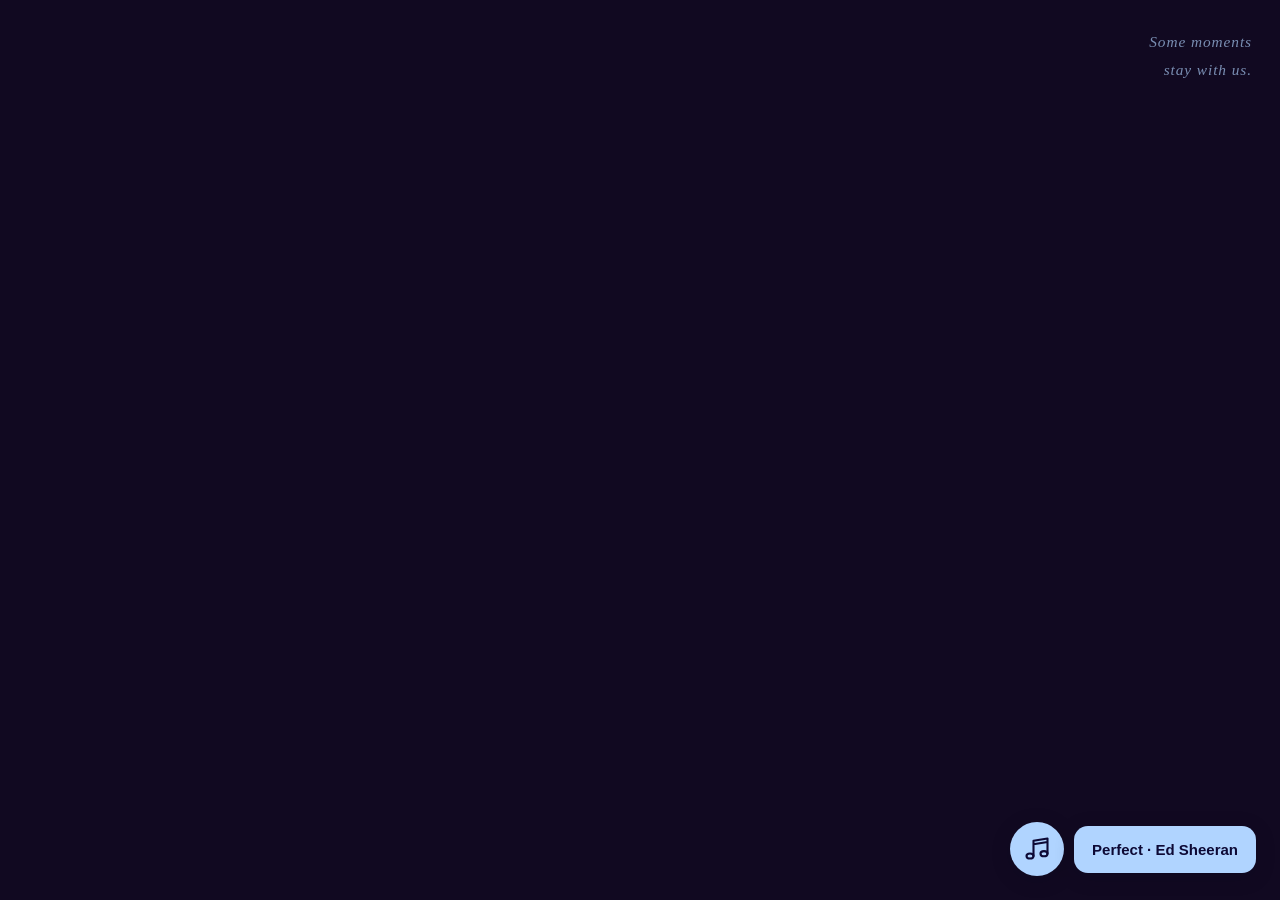
<file: index.html>
<!DOCTYPE html>
<html lang="zh-CN">
<head>
    <meta charset="UTF-8">
    <meta name="viewport" content="width=device-width, initial-scale=1.0">
    <meta http-equiv="refresh" content="0; url=./时间轴1.html?v=2">
    <title>GooseNut · Memory Record</title>
    <style>
        body { margin: 0; min-height: 100vh; display: grid; place-items: center; background: #fff; font-family: sans-serif; }
        a { color: #0d0935; text-underline-offset: 5px; }
    </style>
</head>
<body>
    <a href="./时间轴1.html?v=2">进入 GooseNut · Memory Record</a>
</body>
</html>
</file>
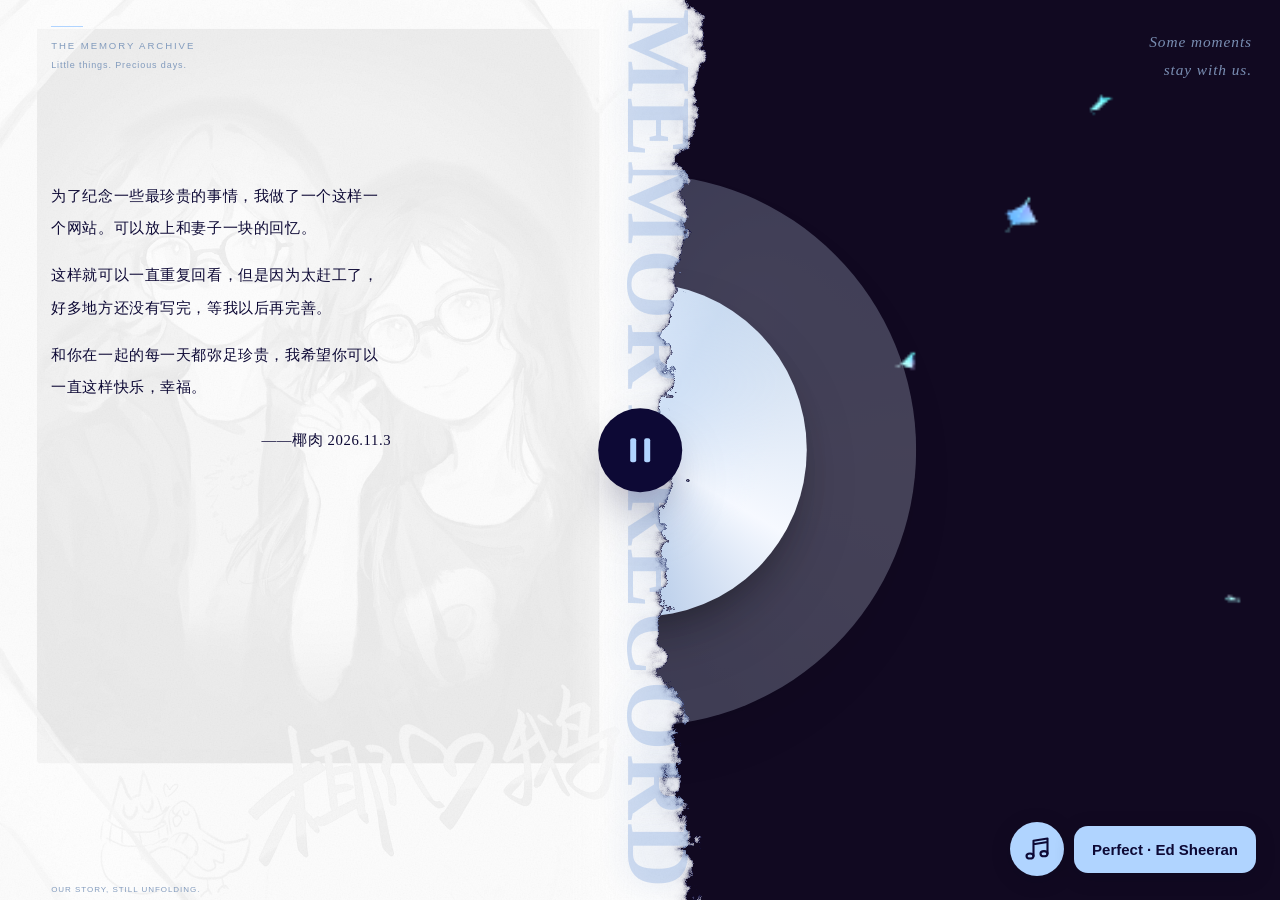
<file: 时间轴1.html>
<!DOCTYPE html>
<html lang="zh-CN">
<head>
    <meta charset="UTF-8">
    <meta name="viewport" content="width=device-width, initial-scale=1.0">
    <title>GooseNut · Memory Record</title>
    <script src="opening-animation.js"></script>
    <style>
 :root {
    --viewport-height: 100vh;
    --dial-size: min(1120px, 100vw, calc(var(--viewport-height) - 64px));
    --rotate-speed: 40;
    --count: 8;
    --easing: cubic-bezier(0.000,0.37,1.000,0.63);
}
@supports (height: 100svh) {
    :root { --viewport-height: 100svh; }
}

body {
    margin: 0;
    display: flex;
    justify-content: center;
    align-items: center;
    min-height: 100vh;
    height: var(--viewport-height);
    overflow: hidden;
    background: #110921;
}
#vanta-bg {
    position: fixed;
    inset: 0 0 0 50%;
    z-index: 0;
    pointer-events: none;
}

.void {
    width: var(--dial-size);
    height: var(--dial-size);
    margin: 0;
    position: fixed;
    left: calc(50vw - var(--dial-size) / 2);
    top: calc(var(--viewport-height) / 2 - var(--dial-size) / 2);
    z-index: 1;
    aspect-ratio: 1/1;
}
ul:hover * {
    animation-play-state: paused;
}
ul {
    list-style-type: none;
    margin: 0;
    padding: 0;
    position: relative;
    width: 100%;
    aspect-ratio: 1 / 1;
    z-index: 1;

}

li {
    position: absolute;
    top: 50%;
    transform: translateY(-50%);
    width: 100%;
    animation: rotateCW calc(var(--rotate-speed)*1s)var(--easing) infinite;
}

.card {
    box-sizing: border-box;
    width: 36%;
    display: flex;
    flex-direction: column;
    align-items: flex-start;
    padding: clamp(8px, 1.5vh, 16px) clamp(10px, 1.6vw, 24px);
    gap: 8px;
    background: #a5cbff;
    box-shadow: 0px 4px 12px rgba(92, 19, 201, 0.1),0px 16px 32px rgba(165, 135, 255, 0.1);
    border-radius: 12px;
    font: 400 14px '';
    color: hsl(0, 0%, 30%);
    animation: rotateCCW calc(var(--rotate-speed)* 1s) var(--easing) infinite;
    cursor: pointer;
}
body.preview-open .card-list li,
body.preview-open .card-list .card {
    animation-play-state: paused;
}
body.timeline-paused .card-list li,
body.timeline-paused .card-list .card,
body.timeline-paused .needle {
    animation-play-state: paused;
}
.card img {
    width: 100%;
    height: 100%;
    object-fit: cover;
    display: block;
}
/* 链接样式 */
.card a {
    text-decoration: none;
    color: unset;
    display: block;
    width: 100%;
    height: clamp(60px, 11vh, 110px);
    overflow: hidden;
}
.preview-dialog {
    box-sizing: border-box;
    width: min(720px, calc(100vw - 32px));
    max-height: calc(100vh - 32px);
    padding: 56px 24px 24px;
    border: 0;
    border-radius: 18px;
    background: #fff;
    box-shadow: 0 24px 80px rgba(12, 5, 46, 0.3);
    overflow: auto;
}
.preview-dialog[open] {
    animation: preview-zoom 0.25s ease-out;
}
.preview-dialog::backdrop {
    background: rgba(12, 5, 46, 0.65);
    backdrop-filter: blur(5px);
}
.preview-content {
    display: grid;
    place-items: center;
    gap: 20px;
}
.preview-description {
    width: 100%;
    margin: 0;
    color: #0d0935;
    font-family: Arial, "Microsoft YaHei", sans-serif;
    font-size: 16px;
    line-height: 1.8;
    white-space: pre-wrap;
    overflow-wrap: anywhere;
}
.preview-content img {
    display: block;
    width: auto;
    height: auto;
    max-width: 100%;
    max-height: max(120px, calc(100vh - 230px));
    object-fit: contain;
}
.preview-year {
    padding: 40px;
    font-size: clamp(48px, 12vw, 96px);
    font-weight: 600;
    color: #333;
}
.preview-close {
    position: absolute;
    top: 12px;
    right: 14px;
    width: 36px;
    height: 36px;
    border: 0;
    border-radius: 50%;
    background: #f0edf7;
    color: #333;
    font-size: 24px;
    cursor: pointer;
}
@keyframes preview-zoom {
    from { opacity: 0; transform: scale(0.85); }
    to { opacity: 1; transform: scale(1); }
}
.music-widget {
    --music-color: #b0d4ff;
    position: fixed;
    right: 24px;
    bottom: 24px;
    z-index: 10;
    max-width: calc(100vw - 32px);
    font-family: Arial, "Microsoft YaHei", sans-serif;
    color: #0d0935;
}
.music-toggle {
    display: flex;
    align-items: center;
    gap: 10px;
    max-width: 100%;
    padding: 0;
    border: 0;
    background: transparent;
    color: inherit;
    font: inherit;
    cursor: pointer;
}
.music-note-icon,
.music-track-name {
    background: var(--music-color);
    box-shadow: 0 4px 20px rgba(5, 8, 32, 0.2);
    transition: background 0.2s;
}
.music-note-icon {
    display: grid;
    place-items: center;
    flex: 0 0 54px;
    width: 54px;
    height: 54px;
    border-radius: 50%;
}
.music-note-icon svg {
    position: static;
    display: block;
    width: 28px;
    height: 28px;
    z-index: auto;
}
.music-track-name {
    display: block;
    width: max-content;
    min-width: 0;
    padding: 13px 18px;
    border-radius: 14px;
    font-size: 15px;
    font-weight: 600;
    line-height: 1.4;
    white-space: nowrap;
    overflow: hidden;
    text-overflow: ellipsis;
}
.music-toggle:hover .music-note-icon,
.music-toggle:hover .music-track-name,
.music-toggle[aria-expanded="true"] .music-note-icon {
    background: #d7eaff;
}
.music-toggle:focus-visible {
    outline: 2px solid #b0d4ff;
    outline-offset: 6px;
    border-radius: 16px;
}
.music-panel {
    position: absolute;
    right: 0;
    bottom: calc(100% + 16px);
    width: min(360px, calc(100vw - 32px));
    border: 1px solid rgba(176, 212, 255, 0.5);
    border-radius: 16px;
    overflow: hidden;
    background: #eaf4ff;
    box-shadow: 0 16px 48px rgba(0, 0, 0, 0.3);
}
.music-panel[hidden] { display: none; }
.music-panel-heading {
    display: flex;
    align-items: center;
    justify-content: space-between;
    gap: 12px;
    padding: 10px 12px 10px 16px;
    font-size: 14px;
    font-weight: 600;
}
.music-close {
    flex: 0 0 32px;
    height: 32px;
    border: 0;
    border-radius: 50%;
    background: var(--music-color);
    color: inherit;
    font-size: 24px;
    cursor: pointer;
}
.music-embed iframe {
    display: block;
    width: 100%;
    aspect-ratio: 16 / 9;
    min-height: 200px;
    border: 0;
    background: #0d0935;
}
.music-source {
    display: block;
    padding: 12px 16px;
    color: #264b83;
    font-size: 12px;
    text-decoration: none;
}
.music-source:hover { text-decoration: underline; }
@media (max-width: 600px) {
    .music-widget { right: 16px; bottom: 16px; }
    .music-note-icon { flex-basis: 46px; width: 46px; height: 46px; }
    .music-track-name { font-size: 13px; padding: 11px 14px; }
}

/* 框框高度 */
.model-name {
    font-weight: 500;
    font-size: 18px;
    line-height: 100%;
    color: #000000;
    display: block;
}
/* svg样式 */
svg {
    position: absolute;
    top: 0;
    left: 0;
    z-index: 0;
}
/* 列表的延迟 */
.card-list > li,
.card-list > li .card {
    animation-delay: calc(var(--rotate-speed) / var(--count) * var(--index) * -1s);
}

/* 顺时针动画 */
@keyframes rotateCW {
    from {
        transform: translate3d(0px, -50%, -1px) rotate(-45deg);
    }

    to {
        transform: translate3d(0px, -50%, 0px) rotate(-315deg);
    }
}
/* 逆时针动画 */
@keyframes rotateCCW {
    from {
        transform: rotate(45deg);
    }
    to {
        transform: rotate(315deg);
    }
}
/* 圆 */
.center-circle {
    position: absolute;
    width: 10%;
    min-width: 44px;
    padding: 0;
    border: 0;
    display: grid;
    place-items: center;
    color: #b0d4ff;
    cursor: pointer;
    font-family: Arial, "Microsoft YaHei", sans-serif;
    aspect-ratio: 1 / 1;
    left: 50%;
    top: 50%;
    transform: translate(-50%, -50%);
    z-index: 5;
    background: #0d0935;
    box-shadow: 0px 18px 36px -18px rgba(12, 5, 46, 0.3),
    0px 30px 60px -12px rgba(12, 5, 46, 0.25);
    border-radius: 50%;
    background-size: cover;
    background-position: -35px 0;
}
.center-circle:focus-visible {
    outline: 3px solid #b0d4ff;
    outline-offset: 5px;
}
.timeline-icon {
    width: 24%;
    height: 28%;
    display: flex;
    justify-content: space-between;
    pointer-events: none;
}
.timeline-icon::before,
.timeline-icon::after {
    content: "";
    width: 30%;
    height: 100%;
    border-radius: 2px;
    background: currentColor;
}
.center-circle[aria-pressed="true"] .timeline-icon {
    background: currentColor;
    clip-path: polygon(12% 0, 100% 50%, 12% 100%);
    transform: translateX(8%);
}
.center-circle[aria-pressed="true"] .timeline-icon::before,
.center-circle[aria-pressed="true"] .timeline-icon::after {
    display: none;
}
.timeline-tooltip {
    position: absolute;
    bottom: calc(100% + 14px);
    left: 50%;
    transform: translate(-50%, 4px);
    padding: 9px 14px;
    border-radius: 10px;
    background: #0d0935;
    color: #fff;
    font-size: 13px;
    line-height: 1.5;
    white-space: nowrap;
    opacity: 0;
    pointer-events: none;
    transition: opacity 0.2s, transform 0.2s;
}
.center-circle:hover .timeline-tooltip,
.center-circle:focus-visible .timeline-tooltip {
    opacity: 1;
    transform: translate(-50%, 0);
}
.second-circle {
    position: absolute;
    width: 40%;
    aspect-ratio: 1 / 1;
    left: 50%;
    top: 50%;
    transform: translate(-50%, -50%);
    background: #FFFFFF;
    box-shadow: 0px 18px 36px -18px rgba(0, 0, 0, 0.3),
    0px 30px 60px -12px rgba(0, 0, 0, 0.25);
    border-radius: 50%;
    background-size: cover;
    background-image: radial-gradient(ellipse at 25% 30%, #dbeaff, transparent 65%), conic-gradient(from 30deg, #c5d7ed, #f6f9ff, #94b3dd, #e5edfa, #c5d7ed);
}
.last-circle {
    position: absolute;
    width: 66%;
    aspect-ratio: 1 / 1;
    left: 50%;
    top: 50%;
    transform: translate(-50%,-50%);
    background: #FFFFFF;
    opacity: 0.25;
    box-shadow: 0px 18px 36px -18px rgba(0, 0, 0, 0.3),
    0px 30px 60px -12px rgba(0, 0, 0, 0.25);
    border-radius: 50%;
    background-image: radial-gradient(ellipse at 70% 25%, #dbeaff, transparent 65%), conic-gradient(from 180deg, #c5d7ed, #f6f9ff, #94b3dd, #e5edfa, #c5d7ed);
}
.crop {
    -webkit-mask-image: linear-gradient(90deg,rgba(0,0,0,0) 50%,rgba(0,0,0,1) 50%, rgb(104, 11, 11));
}
.mask {
    position: fixed;
    inset: 0 auto 0 0;
    width: 50vw;
    z-index: 2;
    background: #fff;
    overflow: hidden;
}
.mask.has-burn-edge {
    --seam-width: clamp(72px, 12vw, 144px);
    --seam-overhang: calc(var(--seam-width) / 3);
    --seam-offset: 40px;
    width: calc(50vw + var(--seam-overhang) + var(--seam-offset));
    background-image: var(--burn-color);
    background-size: var(--seam-width) 1024px;
    background-position: right top;
    background-repeat: repeat-y;
    -webkit-mask-image: linear-gradient(#fff, #fff), var(--burn-alpha);
    mask-image: linear-gradient(#fff, #fff), var(--burn-alpha);
    -webkit-mask-size: calc(100% - var(--seam-width) + 1px) 100%, var(--seam-width) 1024px;
    mask-size: calc(100% - var(--seam-width) + 1px) 100%, var(--seam-width) 1024px;
    -webkit-mask-position: left top, right top;
    mask-position: left top, right top;
    -webkit-mask-repeat: no-repeat, repeat-y;
    mask-repeat: no-repeat, repeat-y;
    /* 保留溶解轮廓，避免整块屏幕的 CSS mask 每帧重绘。 */
}
/* 淡纸纹：调大 opacity 会加深纹理；独立叠层沿用遮罩的溶解轮廓。 */
.mask::before {
    content: "";
    position: absolute;
    inset: 0;
    background: url("paper-texture.svg") repeat;
    background-size: 180px 180px;
    opacity: 0.065;
    pointer-events: none;
}
.lens-background {
    position: absolute;
    inset: 0 auto 0 0;
    width: 50vw;
    height: 100%;
    z-index: 0;
    pointer-events: none;
    /* 照片在纸面边缘淡出，保留原来的深蓝色焦痕。 */
    -webkit-mask-image: linear-gradient(to right, #000 calc(100% - 72px), transparent);
    mask-image: linear-gradient(to right, #000 calc(100% - 72px), transparent);
}
.lens-photo {
    display: block;
    width: 100%;
    height: 100%;
    object-fit: cover;
    opacity: 0.085;
    filter: grayscale(1);
}
.pointer-lens {
    position: absolute;
    top: 0;
    left: 0;
    opacity: 0;
    pointer-events: none;
}
.mask > :not(.lens-background) { z-index: 1; }
.mask.has-burn-edge .side-title {
    right: var(--seam-overhang);
}
@keyframes burn-drift {
    to {
        background-position: 100% -1024px;
        -webkit-mask-position: 0 0, 100% -1024px;
        mask-position: 0 0, 100% -1024px;
    }
}
@media (prefers-reduced-motion: reduce) {
    .mask.has-burn-edge { animation: none; }
}
.side-title {
    position: absolute;
    top: 50%;
    right: 0;
    transform: translate(25%, -50%);
    writing-mode: vertical-rl;
    text-orientation: mixed;
    font-family: Georgia, "Times New Roman", serif;
    font-size: clamp(28px, min(8vw, 10vh), 120px);
    font-weight: 700;
    line-height: 1;
    letter-spacing: 0.04em;
    white-space: nowrap;
    color: rgba(129, 166, 221, 0.36);
    text-shadow: 0 0 32px rgba(44, 91, 167, 0.18);
    user-select: none;
    pointer-events: none;
}

/* 角落英文装饰：只作排版点缀，不拦截鼠标。 */
.corner-caption {
    position: absolute;
    margin: 0;
    font-family: Arial, sans-serif;
    font-size: clamp(9px, 0.75vw, 11px);
    font-weight: 400;
    line-height: 1.8;
    letter-spacing: 0.2em;
    color: #829bbd;
    pointer-events: none;
    user-select: none;
}
.corner-caption span { display: block; }
.corner-caption--top-left {
    top: 26px;
    left: clamp(16px, 4vw, 64px);
    max-width: calc(50vw - 40px);
}
.corner-caption--top-left::before {
    content: "";
    display: block;
    width: 32px;
    height: 1px;
    margin-bottom: 10px;
    background: #b0d4ff;
}
.corner-caption--top-left .corner-subline {
    margin-top: 3px;
    font-size: 9px;
    letter-spacing: 0.1em;
}
.corner-caption--bottom-left {
    bottom: 3px;
    left: clamp(16px, 4vw, 64px);
    max-width: calc(50vw - 32px);
    font-size: 8px;
    letter-spacing: 0.12em;
}
.corner-caption--top-right {
    position: fixed;
    z-index: 6;
    top: 28px;
    right: 28px;
    max-width: calc(50vw - 32px);
    color: rgba(176, 212, 255, 0.65);
    text-align: right;
    font-family: Georgia, "Times New Roman", serif;
    font-size: clamp(12px, 1.2vw, 18px);
    font-style: italic;
    letter-spacing: 0.06em;
}
@media (max-width: 600px) {
    .corner-caption--top-left { top: 20px; letter-spacing: 0.12em; }
    .corner-caption--top-right { top: 20px; right: 16px; }
}
@media (max-height: 480px) {
    .corner-caption--top-left { display: none; }
}
.memory-note {
    position: absolute;
    top: clamp(24px, 20vh, 180px);
    left: clamp(16px, 4vw, 64px);
    width: min(340px, calc(50vw - clamp(48px, 9vw, 144px)));
    max-height: max(80px, calc(100vh - clamp(24px, 20vh, 180px) - clamp(105px, 14vw, 180px) * 1.55 - 44px));
    overflow-y: auto;
    scrollbar-width: thin;
    color: #0d0935;
    font-family: "KaiTi", "STKaiti", "Songti SC", "SimSun", serif;
    font-size: clamp(13px, 1.15vw, 17px);
    line-height: 2.2;
    letter-spacing: 0.04em;
    overflow-wrap: anywhere;
}
.memory-note p {
    margin: 0 0 1em;
}
.memory-note .memory-signature {
    margin: 1.4em 0 0;
    text-align: right;
}
@media (max-width: 600px) {
    .memory-note { line-height: 1.9; }
}
.goose-lane {
    --goose-height: clamp(105px, 14vw, 180px);
    position: absolute;
    left: 0;
    bottom: 20px;
    width: 50vw;
    height: calc(var(--goose-height) * 1.55);
    overflow: hidden;
    pointer-events: none;
}
.goose {
    position: absolute;
    z-index: 1;
    left: 100%;
    bottom: 0;
    height: var(--goose-height);
    aspect-ratio: 282 / 361;
    overflow: visible;
    pointer-events: auto;
    animation: goose-travel 18s linear infinite;
    animation-delay: -4.5s;
}
.goose-frame {
    /* 三帧共用相同原图坐标，气泡可超出鹅的悬停区域。 */
    position: absolute;
    left: -298.58156%;
    top: -155.95568%;
    width: 846.80851%;
    max-width: none;
    height: auto;
    display: block;
    user-select: none;
    pointer-events: none;
    animation: goose-steps 0.56s step-end infinite;
}
.goose-frame--second {
    animation-delay: -0.28s;
}
.goose-frame--hover {
    animation: none;
    opacity: 1;
    visibility: hidden;
}
.goose:hover {
    animation-play-state: paused;
}
.goose:hover .goose-frame:not(.goose-frame--hover) {
    animation-play-state: paused;
    visibility: hidden;
}
.goose:hover .goose-frame--hover {
    visibility: visible;
}
.goose-trail {
    position: absolute;
    inset: 0;
    z-index: 0;
    pointer-events: none;
}
.goose-footprint {
    position: absolute;
    width: clamp(6px, 0.65vw, 10px);
    aspect-ratio: 1;
    border-radius: 50%;
    background: radial-gradient(circle,
        rgba(13, 9, 53, 0.4) 0%,
        rgba(13, 9, 53, 0.2) 35%,
        rgba(13, 9, 53, 0) 75%);
    animation: footprint-fade 3.6s linear forwards;
}
@keyframes footprint-fade {
    from { opacity: 0.85; transform: translate(-50%, -50%) scale(0.85); }
    to { opacity: 0; transform: translate(-50%, -50%) scale(1.25); }
}
@keyframes goose-travel {
    from { transform: translateX(0); }
    to { transform: translateX(calc(-50vw - 100%)); }
}
@keyframes goose-steps {
    0%, 100% { opacity: 1; }
    50% { opacity: 0; }
}
@media (prefers-reduced-motion: reduce) {
    .goose { left: 24px; animation: none; }
    .goose-frame { animation: none; }
    .goose-frame--second { opacity: 0; }
    .goose-trail { display: none; }
}

.needle {
    position: absolute;
    left: 50%;
    top: 50%;
    width: 44%;
    aspect-ratio: 1;
    z-index: 4;
    pointer-events: none;
    transform-origin: 44.8% 91.5%;
    animation: clock 120s linear infinite;
}
.needle img {
    display: block;
    width: 100%;
    height: 100%;
}
@keyframes clock {
    from {
        transform: translate(-44.8%, -91.5%) rotate(0deg);
    }
    to {
        transform: translate(-44.8%, -91.5%) rotate(360deg);
    }
}
/* 首次入场前隐藏对应元素，防止先显示完整页面再播放动画。 */
html.intro-pending .mask,
html.intro-pending .side-title,
html.intro-pending .memory-note,
html.intro-pending .crop,
html.intro-pending .center-circle,
html.intro-pending .needle,
html.intro-pending .goose-lane {
    opacity: 0;
}
@media (prefers-reduced-motion: reduce) {
    html.intro-pending .mask,
    html.intro-pending .side-title,
    html.intro-pending .memory-note,
    html.intro-pending .crop,
    html.intro-pending .center-circle,
    html.intro-pending .needle,
    html.intro-pending .goose-lane { opacity: 1; }
}
    </style>
</head>
<body>
    <div id="vanta-bg" aria-hidden="true"></div>
    <!-- 右上角英文装饰文案 -->
    <p class="corner-caption corner-caption--top-right" aria-hidden="true" lang="en">
        <span>Some moments</span>
        <span>stay with us.</span>
    </p>
    <div class="void" id="void">
        <div class="crop">
            <!-- 照片说明：修改每张卡片 data-description 引号内的文字，点击照片后会显示在图片下方。 -->
            <ul class="card-list" style="--count:9;">
                <li style="--index:0;">
                    <div class="card" data-description="2025.5 妻子假装游客在我的摊位前占位，站街，挪一次五十，我准备拍照留证，但是拍她的时候她感到不好意思不让我拍。"><a href="photos/028da2905db2d06d40d2f81ac4f59ad2.jpg">
                        <img src="assets/thumbnails/028da2905db2d06d40d2f81ac4f59ad2.webp" data-full="assets/previews/028da2905db2d06d40d2f81ac4f59ad2.webp" decoding="async" alt="回忆照片 1"></a></div>
                </li>
                <li style="--index:1;">
                    <div class="card" data-description="2025.4.14 ga08因为大风变成摊主only，撤展的时候让妻子去帮忙拿1个袋子，结果妻子拿回来了20个，还戴在头上说这个是盖头。"><a href="photos/3388ae8ae5231a1cfb426622cb3d7765.jpg">
                        <img src="assets/thumbnails/3388ae8ae5231a1cfb426622cb3d7765.webp" data-full="assets/previews/3388ae8ae5231a1cfb426622cb3d7765.webp" decoding="async" alt="回忆照片 2"></a></div>
                </li>
                <li style="--index:2;">
                    <div class="card" data-description="2025.4 和妻子打了双影奇境全成就，被炸弹炸死了很多次。"><a href="photos/371d11ab36832537ad14d32935efdae8.jpg">
                        <img src="assets/thumbnails/371d11ab36832537ad14d32935efdae8.webp" data-full="assets/previews/371d11ab36832537ad14d32935efdae8.webp" decoding="async" alt="回忆照片 3"></a></div>
                </li>
                <li style="--index:3;">
                    <div class="card" data-description="2025.3.21 和妻子打分手厨房，妻子说我们是Neal和Moz"><a href="photos/5f670002a5493eceb0abb0ced3eefe3c.jpg">
                        <img src="assets/thumbnails/5f670002a5493eceb0abb0ced3eefe3c.webp" data-full="assets/previews/5f670002a5493eceb0abb0ced3eefe3c.webp" decoding="async" alt="回忆照片 4"></a></div>
                </li>
                <li style="--index:4;">
                    <div class="card" data-description="2026.5.13 妻子抢了我的switch打人森，我没有一点办法。"><a href="photos/625e4d4b5a3217ed73bc946f8a6c2a29.jpg">
                        <img src="assets/thumbnails/625e4d4b5a3217ed73bc946f8a6c2a29.webp" data-full="assets/previews/625e4d4b5a3217ed73bc946f8a6c2a29.webp" decoding="async" alt="回忆照片 5"></a></div>
                </li>
                <li style="--index:5;">
                    <div class="card" data-description="2026.9.12 和妻子在上海，妻子穿了我挑的外套，很可爱"><a href="photos/64d46487cadfaddade1356d9d574b457.jpg">
                        <img src="assets/thumbnails/64d46487cadfaddade1356d9d574b457.webp" data-full="assets/previews/64d46487cadfaddade1356d9d574b457.webp" decoding="async" alt="回忆照片 6"></a></div>
                </li>
                <li style="--index:6;">
                    <div class="card" data-description="2026.5.3 妻子在被淹家洗碗，穿了我的风衣，有萌袖。"><a href="photos/795505d31fc432c70495aebc2049a27c.jpg">
                        <img src="assets/thumbnails/795505d31fc432c70495aebc2049a27c.webp" data-full="assets/previews/795505d31fc432c70495aebc2049a27c.webp" decoding="async" alt="回忆照片 7"></a></div>
                </li>
                <li style="--index:7;">
                    <div class="card" data-description="2026.5.4 11:15 妻子拉着我的手不让我起床，并且发出尖锐的爆鸣表示不想起床，鉴定为卖萌。"><a href="photos/a0e84de26154d59046bb5f5fd027cfa8.jpg">
                        <img src="assets/thumbnails/a0e84de26154d59046bb5f5fd027cfa8.webp" data-full="assets/previews/a0e84de26154d59046bb5f5fd027cfa8.webp" decoding="async" alt="回忆照片 8"></a></div>
                </li>
                <li style="--index:8;">
                    <div class="card" data-description="2025.4.7 妻子从英国回来，给我带了伴手礼"><a href="photos/df61a29fb0acbe4ee76921bf306a44bf.jpg">
                        <img src="assets/thumbnails/df61a29fb0acbe4ee76921bf306a44bf.webp" data-full="assets/previews/df61a29fb0acbe4ee76921bf306a44bf.webp" decoding="async" alt="回忆照片 9"></a></div>
                </li>
            </ul>
            <div class="last-circle"></div>
            <div class="second-circle"></div>
        </div>
        <div class="mask">
            <div class="lens-background" aria-hidden="true">
                <img class="lens-photo" src="assets/lens-background.webp" alt="" decoding="async">
                <canvas class="pointer-lens"></canvas>
            </div>
            <!-- 左上角与左下角英文装饰文案 -->
            <p class="corner-caption corner-caption--top-left" aria-hidden="true" lang="en">
                <span>THE MEMORY ARCHIVE</span>
                <span class="corner-subline">Little things. Precious days.</span>
            </p>
            <p class="corner-caption corner-caption--bottom-left" aria-hidden="true" lang="en">OUR STORY, STILL UNFOLDING.</p>
            <span class="side-title" aria-hidden="true">MEMORY RECORD</span>
            <!-- 左侧寄语：在这里修改正文和署名。 -->
            <section class="memory-note" aria-label="写给回忆的话" lang="zh-CN">
                <p>为了纪念一些最珍贵的事情，我做了一个这样一个网站。可以放上和妻子一块的回忆。</p>
                <p>这样就可以一直重复回看，但是因为太赶工了，好多地方还没有写完，等我以后再完善。</p>
                <p>和你在一起的每一天都弥足珍贵，我希望你可以一直这样快乐，幸福。</p>
                <p class="memory-signature">——椰肉 2026.11.3</p>
            </section>
            <div class="goose-lane" aria-hidden="true">
                <div class="goose-trail"></div>
                <div class="goose">
                    <img class="goose-frame" src="assets/757e7addd28c1f13004b2669111fccf5.webp" decoding="async" alt="" draggable="false">
                    <img class="goose-frame goose-frame--second" src="assets/17ecd9bbb8282b26a9cd446ea7e45325.webp" decoding="async" alt="" draggable="false">
                    <img class="goose-frame goose-frame--hover" src="assets/ee9b0a49df599babbf4577070ebfb33f.webp" decoding="async" alt="" draggable="false">
                </div>
            </div>
        </div>
        <button class="center-circle" id="timeline-toggle" type="button" aria-label="暂停卡片和指针" aria-pressed="false">
            <span class="timeline-icon" aria-hidden="true"></span>
            <span class="timeline-tooltip" aria-hidden="true">让时间停一下</span>
        </button>
        <div class="needle">
            <img src="assets/needle.webp" decoding="async" alt="缓慢旋转的时针图案">
        </div>
    </div>
    <dialog class="preview-dialog" id="preview-dialog" aria-label="卡片放大预览">
        <button class="preview-close" type="button" aria-label="关闭预览">&times;</button>
        <div class="preview-content" id="preview-content"></div>
    </dialog>
    <aside class="music-widget" aria-label="音乐播放器">
        <section class="music-panel" id="music-panel" aria-label="歌曲在线播放器" hidden>
            <div class="music-panel-heading">
                <span data-track-label>Perfect · Ed Sheeran</span>
                <button class="music-close" id="music-close" type="button" aria-label="关闭播放器并停止播放">&times;</button>
            </div>
            <div class="music-embed" id="music-embed"></div>
            <a class="music-source" id="music-source" href="https://www.youtube.com/watch?v=2Vv-BfVoq4g" target="_blank" rel="noopener noreferrer">在 YouTube 打开官方 MV ↗</a>
        </section>
        <button class="music-toggle" id="music-toggle" type="button" aria-label="播放 Perfect · Ed Sheeran" aria-expanded="false" aria-controls="music-panel">
            <span class="music-note-icon" aria-hidden="true">
                <svg viewBox="0 0 24 24" fill="none" stroke="currentColor" stroke-width="1.8" stroke-linecap="round" stroke-linejoin="round" focusable="false">
                    <path d="M9 18V5l12-2v13M9 8l12-2" />
                    <ellipse cx="6" cy="18" rx="3" ry="2.2" />
                    <ellipse cx="18" cy="16" rx="3" ry="2.2" />
                </svg>
            </span>
            <span class="music-track-name" data-track-label>Perfect · Ed Sheeran</span>
        </button>
    </aside>
    <script src="music-player.js"></script>
     <script src="goose-footprints.js"></script>
    <script src="burn-edge.js"></script>
    <script src="pointer-lens.js?v=2"></script>
    <script>window.memoryOpening?.start();</script>
    <script defer src="vendor/three.r134.min.js"></script>
    <script defer src="vendor/vanta.birds.0.5.24.min.js"></script>
    <script defer src="birds-background.js"></script>
    <script>
        const timelineToggle = document.getElementById('timeline-toggle');
        const timelineTooltip = timelineToggle.querySelector('.timeline-tooltip');
        timelineToggle.addEventListener('click', () => {
            const paused = document.body.classList.toggle('timeline-paused');
            timelineToggle.setAttribute('aria-pressed', String(paused));
            timelineToggle.setAttribute('aria-label', paused ? '继续播放卡片和指针' : '暂停卡片和指针');
            timelineTooltip.textContent = paused ? '让时间继续走' : '让时间停一下';
        });

        const previewDialog = document.getElementById('preview-dialog');
        const previewContent = document.getElementById('preview-content');

        document.querySelectorAll('.card-list .card').forEach(card => {
            card.addEventListener('click', event => {
                event.preventDefault();
                const image = card.querySelector('img');
                previewContent.replaceChildren();

                if (image) {
                    const fullImage = image.cloneNode();
                    fullImage.src = image.dataset.full || image.src;
                    previewContent.append(fullImage);
                    const description = document.createElement('p');
                    description.className = 'preview-description';
                    description.textContent = card.dataset.description || '';
                    previewContent.append(description);
                } else {
                    const year = document.createElement('div');
                    year.className = 'preview-year';
                    year.textContent = card.textContent.trim();
                    previewContent.append(year);
                }

                document.body.classList.add('preview-open');
                previewDialog.showModal();
            });
        });

        previewDialog.querySelector('.preview-close').addEventListener('click', () => previewDialog.close());
        previewDialog.addEventListener('click', event => {
            if (event.target === previewDialog) previewDialog.close();
        });
        previewDialog.addEventListener('close', () => document.body.classList.remove('preview-open'));
    </script>
</body>
</html>
</file>
